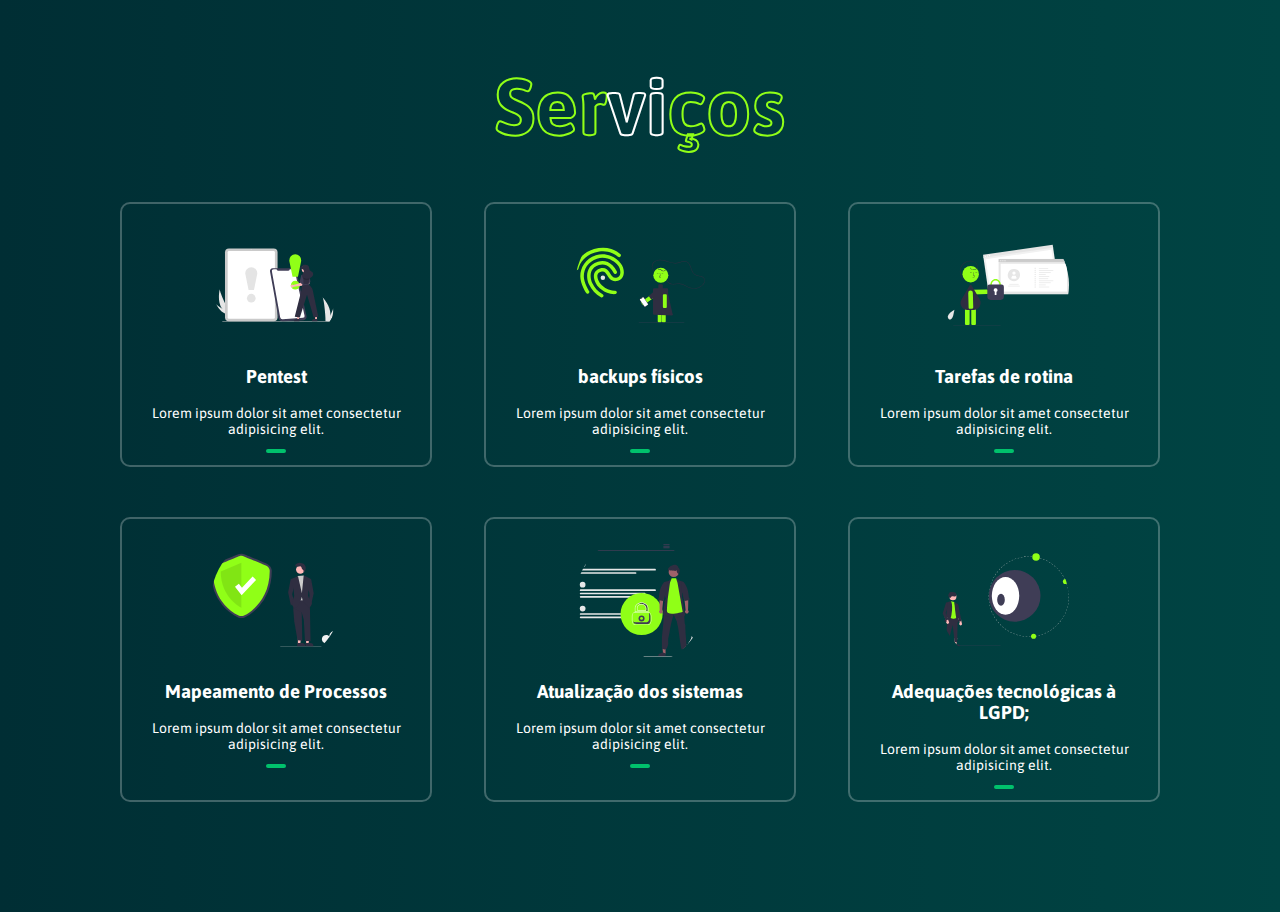
<file: Desafio-5/index.html>
<!DOCTYPE html>
<html lang="pt-BR">
<head>
    <meta charset="UTF-8">
    <meta http-equiv="X-UA-Compatible" content="IE=edge">
    <meta name="viewport" content="width=device-width, initial-scale=1.0">
    <title>Desafio-5</title>
    <link rel="stylesheet" href="estilo.css">
    <link rel="stylesheet" href="root.css">
</head>
<body>
    <main>
        <section id="c-principal">
            <h1><span>Ser</span>vi<span>ços</span></h1>
            <ul>
                <li>
                    <div class="icon"><img src="images/undraw_alert_re_j2op.svg" alt=""></div>
                    <h3>Pentest</h3>
                    <p>Lorem ipsum dolor sit amet consectetur adipisicing elit.</p>
                </li>
                <li>
                    <div class="icon"><img src="images/undraw_fingerprint_re_uf3f.svg" alt=""></div>
                    <h3>backups físicos</h3>
                    <p>Lorem ipsum dolor sit amet consectetur adipisicing elit.</p>
                </li>
                <li>
                    <div class="icon"><img src="images/undraw_safe_re_kiil.svg" alt=""></div>
                    <h3>Tarefas de rotina</h3>
                    <p>Lorem ipsum dolor sit amet consectetur adipisicing elit.</p>
                </li>
                <li>
                    <div class="icon"><img src="images/undraw_security_on_re_e491.svg" alt=""></div>
                    <h3>Mapeamento de Processos</h3>
                    <p>Lorem ipsum dolor sit amet consectetur adipisicing elit.</p>
                </li>
                <li>
                    <div class="icon"><img src="images/undraw_security_re_a2rk.svg" alt=""></div>
                    <h3>Atualização dos sistemas</h3>
                    <p>Lorem ipsum dolor sit amet consectetur adipisicing elit.</p>
                </li>
                <li>
                    <div class="icon"><img src="images/undraw_surveillance_re_8tkl.svg" alt=""></div>
                    <h3>Adequações tecnológicas à LGPD;</h3>
                    <p>Lorem ipsum dolor sit amet consectetur adipisicing elit.</p>
                </li>
            </ul>
        </section>
    </main>
</body>
</html>
</file>
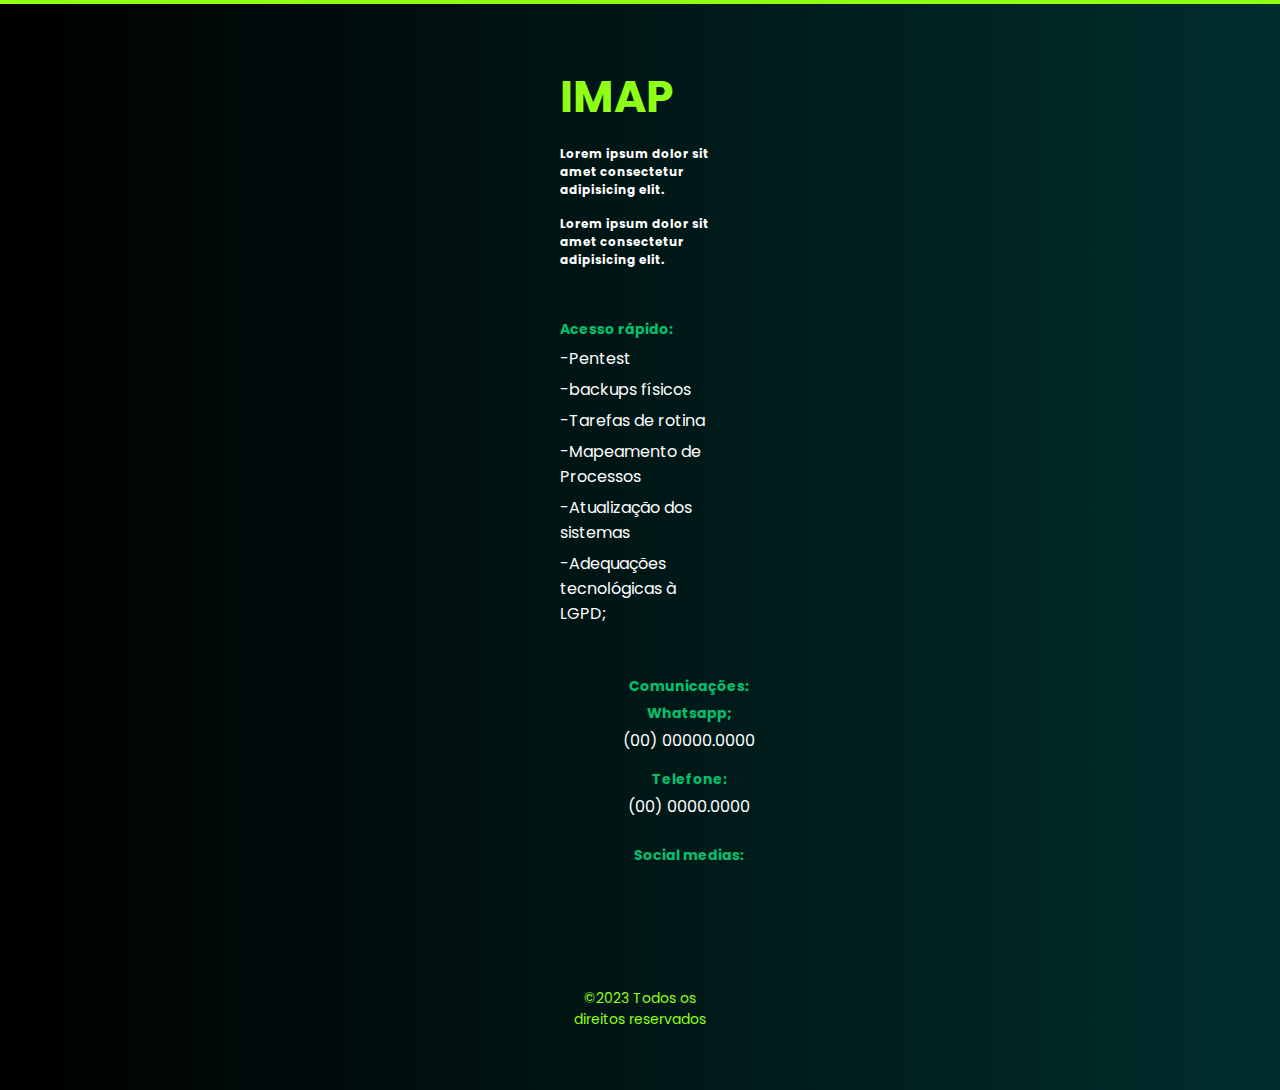
<file: Desafio-6/index.html>
<!DOCTYPE html>
<html lang="pt-BR">
<head>
    <meta charset="UTF-8">
    <meta http-equiv="X-UA-Compatible" content="IE=edge">
    <meta name="viewport" content="width=device-width, initial-scale=1.0">
    <title>Desafio-6</title>
    <link rel="stylesheet" href="root.css">
    <link rel="stylesheet" href="style.css">
    <link rel="stylesheet" href="https://cdnjs.cloudflare.com/ajax/libs/font-awesome/6.4.0/css/all.min.css" integrity="sha512-iecdLmaskl7CVkqkXNQ/ZH/XLlvWZOJyj7Yy7tcenmpD1ypASozpmT/E0iPtmFIB46ZmdtAc9eNBvH0H/ZpiBw==" crossorigin="anonymous" referrerpolicy="no-referrer" />
</head>
<body>
    <footer>
        <div id="logo">
            <h2>IMAP</h2>
            <p>Lorem ipsum dolor sit amet consectetur adipisicing elit.</p>
            <p>Lorem ipsum dolor sit amet consectetur adipisicing elit.</p>
        </div>
        <div id="fast-acs">
            <h5>Acesso rápido:</h5>
            <ul>
                <li><a href="#!">-Pentest</a></li>
                <li><a href="#!">-backups físicos</a></li>
                <li><a href="#!">-Tarefas de rotina</a></li>
                <li><a href="#!">-Mapeamento de Processos</a></li>
                <li><a href="#!">-Atualização dos sistemas</a></li>
                <li><a href="#!">-Adequações tecnológicas à LGPD;</a></li>
            </ul>
        </div>
        <div id="comunicações">
            <h5>Comunicações:</h5>
            <div class="zap">
                <h5>Whatsapp;</h5>
                <a href="#!"><p>(00) 00000.0000</p></a>
            </div>
            <div class="tel">
                <h5>Telefone:</h5>
                <a href="#!"><p>(00) 0000.0000</p></a>
            </div>
            <div class="social">
                <h5>Social medias:</h5>
                <ul>
                    <li>
                        <a href="#!"><i class="fa-brands fa-instagram"></i></a>
                    </li>
                    <li>
                        <a href="#!"><i class="fa-brands fa-youtube"></i></a>
                    </li>
                    <li>
                        <a href="#!"><i class="fa-brands fa-linkedin"></i></a>
                    </li>
                    <li>
                        <a href="#!"><i class="fa-brands fa-tiktok"></i></a>
                    </li>
                    <li>
                        <a href="#!"><i class="fa-brands fa-twitter"></i></a>
                    </li>
                </ul>
            </div>
        </div>
        <div class="copy"><p>&copy;2023 Todos os direitos reservados</p></div>
    </footer>
</body>
</html>
</file>
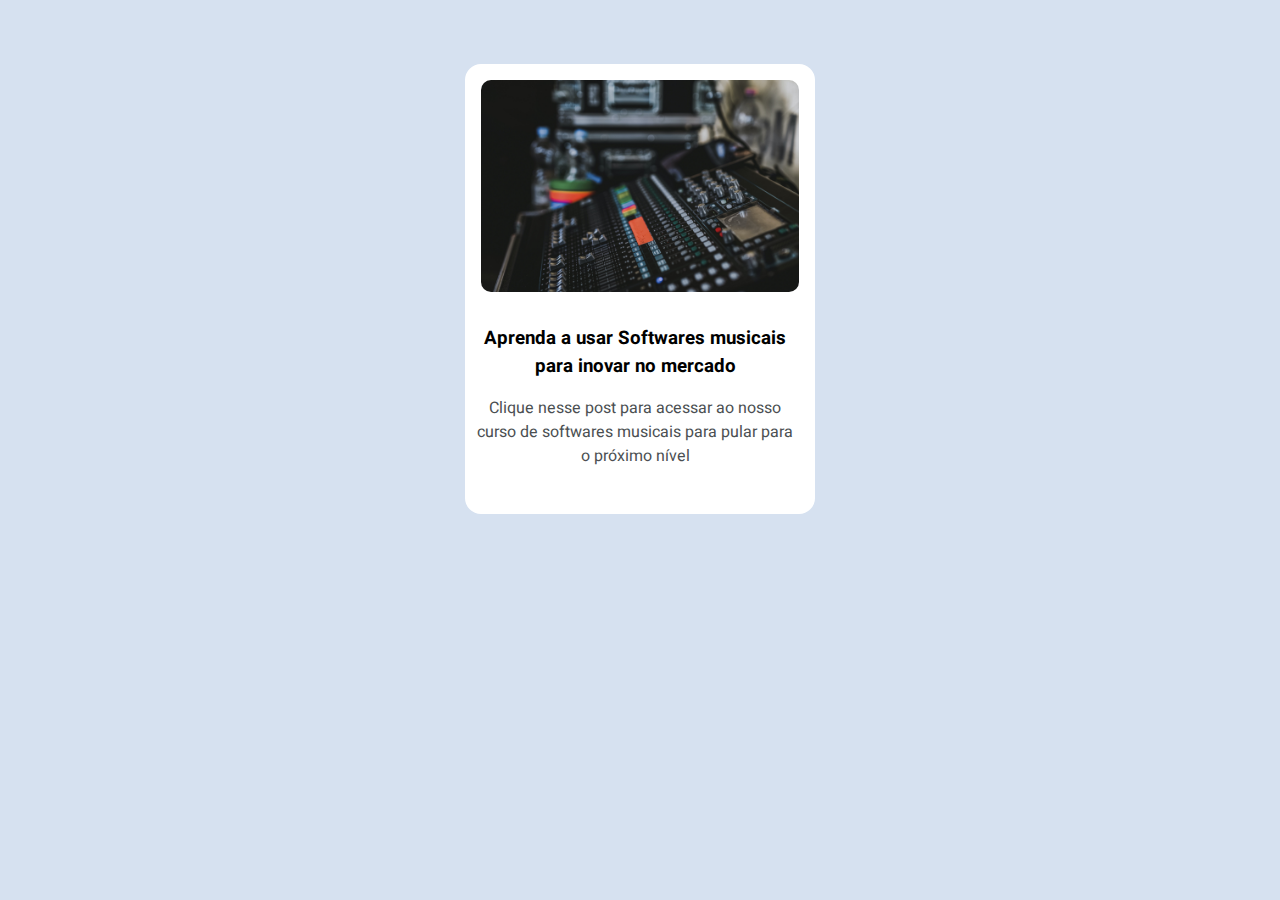
<file: Desafio-1/desafio-1.html>
<!DOCTYPE html>
<html lang="pt-BR">
<head>
    <meta charset="UTF-8">
    <meta http-equiv="X-UA-Compatible" content="IE=edge">
    <meta name="viewport" content="width=device-width, initial-scale=1.0">
    <link rel="stylesheet" href="style.css">
    <title>Treino-1</title>
</head>
<body>
    <div class="container-A">
        <div class="imagem">
            <img src="images/imagem-da-caixa.jpg" alt="mesa-de-som">
        </div>
        <div class="text">
            <h3>Aprenda a usar Softwares musicais para inovar no mercado</h3>
            <p>Clique nesse post para acessar ao nosso curso de softwares musicais para pular para o próximo nível</p>
        </div>
    </div>
</body>
</html>
</file>
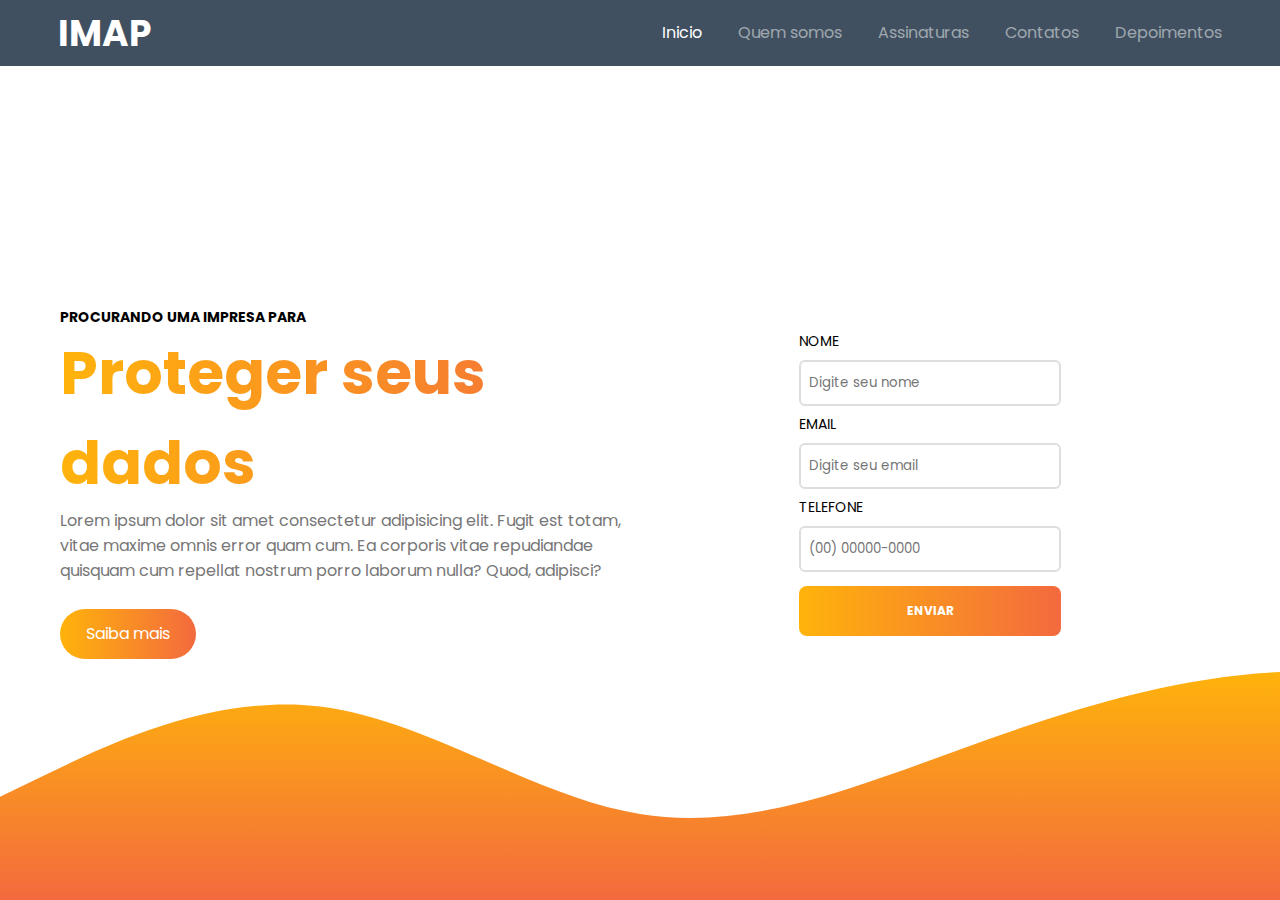
<file: Desafio-4/estrutura.html>
<!DOCTYPE html>
<html lang="pt-BR">
<head>
    <meta charset="UTF-8">
    <meta http-equiv="X-UA-Compatible" content="IE=edge">
    <meta name="viewport" content="width=device-width, initial-scale=1.0">
    <link rel="stylesheet" href="estilo.css">
    <title>Desafio-4</title>
</head>
<body>
    <header id="cabeçalho">
        <div class="logo">
            IMAP
        </div>
        <nav>
            <ul>
                <li><a class="ativo" href="#!">Inicio</a></li>
                <li><a href="#!">Quem somos</a></li>
                <li>
                    <a href="#!">Assinaturas</a>
                    <ul>
                        <li><a href="#!">Plano inicial</a></li>
                        <li><a href="#!">Premium</a></li>
                        <li><a href="#!">Definitivo</a></li>
                    </ul>
                </li>
                <li><a href="#!">Contatos</a></li>
                <li><a href="#!">Depoimentos</a></li>
            </ul>
        </nav>
    </header>
    
    <section id="banner">
        <div class="container">
            <div class="item">
                <h6>Procurando uma impresa para</h6>
                <h1>Proteger seus dados</h1>
                <p>Lorem ipsum dolor sit amet consectetur adipisicing elit. Fugit est totam, vitae maxime omnis error quam cum. Ea corporis vitae repudiandae quisquam cum repellat nostrum porro laborum nulla? Quod, adipisci?</p>
                <a href="#!">Saiba mais</a>
            </div>
            <div class="item">
                <div class="bg-form">
                    <form>
                        <label for="nome">Nome</label>
                        <input type="text" id="nome" placeholder="Digite seu nome">
                        <label for="email">Email</label>
                        <input type="email" id="email" placeholder="Digite seu email">
                        <label for="telefone">Telefone</label>
                        <input type="text" id="telefone" placeholder="(00) 00000-0000">
                        <button><span>enviar</span></button>
                    </form>
                </div>
            </div>
        </div>
    </section>
</body>
</html>
</file>
<file: Desafio-5/estilo.css>
@import url('https://fonts.googleapis.com/css2?family=Asap:wght@400;500;700&display=swap');
*{
    margin: 0;
    padding: 0;
    border: 0;
    box-sizing: border-box;
    list-style: none;
    text-decoration: none;
    font-family: 'Asap', sans-serif;
}

body{
    background-image: linear-gradient(to right, var(--backg-color), var(--shadow-color2));
    height: 100vh;
}

#c-principal{
    padding: 60px 120px;
}

#c-principal h1 span{
    color: transparent;
    text-align: center;
    font-size: 80px;
    -webkit-text-stroke-color: var(--title-color);
    -webkit-text-stroke-width: 2px;
    margin-bottom: 50px;
}

#c-principal h1{
    color: transparent;
    text-align: center;
    font-size: 80px;
    -webkit-text-stroke-color: var(--default-color);
    -webkit-text-stroke-width: 2px;
    margin-bottom: 50px;
}

#c-principal ul{
    display: flex;
    justify-content: space-between;
    flex-wrap: wrap;
    width: 100%;
    height: 650px;
}

#c-principal ul li{
    width: 30%;
    margin-bottom: 50px;
    padding: 16px;
    border: 2px solid #FFFFFF40;
    transition-duration: 300ms;
    position: relative;
    border-radius: 10px;
}

#c-principal ul li .icon{
    display: flex;
    align-items: center;
    margin: 0 auto 16px;
    width: 130px;
    height: 130px;
    border-radius: 100%;
    overflow: hidden;
    position: relative;
}

#c-principal ul li .icon img{
    display: block;
    width: 100%;
    height: 100%;
}

#c-principal ul li h3{
    text-align: center;
    margin-bottom: 18px;
    color: #FFFFFF;
    position: relative;
}

#c-principal ul li p{
    text-align: center;
    color: #FFFFFF;
    font-size: 14px;
    position: relative;
}

#c-principal ul li:hover{
    box-shadow: 10px 10px 15px #00755c, -10px -10px 15px #FFFFFF50;
    position: relative;
}

#c-principal ul li:hover .icon{
    transform: rotateY(360deg);
    transition-duration: 400ms;
    position: relative;
}

#c-principal ul li:hover .icon::after{
    content: "";
    width: 100%;
    height: 100%;
    background-image: linear-gradient(transparent 50%, #FFFFFF80);
    position: absolute;
    top: 0;
    left: 0;
    transition-duration: 400ms;
}

#c-principal ul li p::after{
    content: "";
    width: 20px;
    height: 4px;
    border-radius: 2px;
    background-color: var(--floreio-color);
    position: absolute;
    top: calc(100% + 6px);
    left: 50%;
    transform: translateX(-50%);
    transition: 300ms;
    margin-top: 6px;
}

#c-principal ul li:hover p::after{
    width: 80%;
}
</file>
<file: Desafio-5/root.css>
:root{
    --title-color: #90ff17;
    --backg-color: #002e34;
    --shadow-color1: #00755c;
    --shadow-color2: #004443;
    --floreio-color: #00c16c;
    --default-color: #FFFFFF;
}
</file>
<file: Desafio-6/root.css>
:root{
    --title-color: #90ff17;
    --backg-color: #000000;
    --shadow-color1: #00755c;
    --shadow-color2: #004443;
    --floreio-color: #00c16c;
    --default-color: #FFFFFF;
}
</file>
<file: Desafio-6/style.css>
@import url('https://fonts.googleapis.com/css2?family=Asap:wght@400;500;700&family=Poppins:wght@300;400;600&display=swap');
*{
    margin: 0;
    padding: 0;
    border: 0;
    text-decoration: none;
    list-style: none;
    box-sizing: border-box;
    font-family: 'Poppins', sans-serif;
}
/* ---------------------FOOTER----------------- */
footer{
    display: flex;
    padding: 60px 560px;
    flex-wrap: wrap;
    gap: 50px;
    background-image: linear-gradient(90deg, #000000, #002e2d);
    border-top: 4px solid var(--title-color);
}

footer > div{
    flex: 1;
}
/* --------------------------LOGO--------------------- */
#logo h2{
    font-size: 44px;
    color: var(--title-color);
}

#logo p{
    font-size: 12px;
    padding-top: 16px;
    font-weight: bold;
    color: var(--default-color);
}
/* ---------------------------fast-acs----------------- */
#fast-acs h5{
    color: var(--floreio-color);
    font-size: 14px;
}

#fast-acs li{
    margin-top: 6px;
}

#fast-acs li a{
    color: var(--default-color);
    display: block;
    transition-duration: 300ms;
    position: relative;
    border-radius: 6px;
}

#fast-acs li a:hover{
    background-color: #FFFFFF40;
    transform: translateX(2%);
    padding-left: 4px;
}
/* ---------------------------COMUNICAÇÕES------------ */
#comunicações h5{
    font-size: 14px;
    color: var(--floreio-color);
    text-align: center;
}

#comunicações a{
    font-size: 16px;
    text-align: center;
}

#comunicações .zap{
    margin-top: 6px;
}

#comunicações .zap p{
    margin-top: 4px;
    color: var(--default-color);
    transition-duration: 200ms;
    border-radius: 6px;
}

#comunicações .zap p:hover{
    background-color: #FFFFFF40;
    font-size: 18px;
}

#comunicações .tel{
    margin-top: 16px;
}

#comunicações .tel p{
    margin-top: 4px;
    color: var(--default-color);
    border-radius: 6px;
    transition-duration: 200ms;
}

#comunicações .tel p:hover{
    background-color: #FFFFFF40;
    font-size: 18px;
}

#comunicações .social{
    margin-top: 26px;
}

#comunicações .social ul{
    display: flex;
    justify-content: center;
    align-items: center;
    gap: 2px;
}

#comunicações .social ul li{
    margin-top: 22px;
}

#comunicações .social ul li a{
    width: 50px;
    height: 50px;
    line-height: 50px;
    font-size: 28px;
    text-align: center;
    display: block;
    color: var(--default-color);
    border-radius: 4px;
    position: relative;
    transition-duration: 200ms;
    transform-origin: right;
}

#comunicações .social ul li a:hover{
    background-image: linear-gradient(90deg, #cbf704b7, #8fff17a6);
    font-size: 32px;
}
/* -----------------------COPY--------------------- */
.copy{
    width: 100%;
    flex: initial;
    text-align: center;
}

.copy p{
    color: var(--title-color);
    font-size: 14px;
}
</file>
<file: Desafio-1/style.css>
@import url('https://fonts.googleapis.com/css2?family=Barlow:wght@300&family=Heebo&display=swap');
/* font-family: 'Barlow', sans-serif; */
/* font-family: 'Heebo', sans-serif; */
*{
    margin: 0;
    padding: 0;
    box-sizing: border-box;
}
body{
    background-color: #D6E1F0;
    margin-top: 5%;
}
/* CONTAINER PRINCIPAL */
.container-A{
    flex-wrap: wrap;
    width: 350px;
    height: 450px;
    margin: 0 auto;
    border-radius: 16px;
    background-color: #ffffff;
}
/* ELEMENTOS DO CONTAINER */
.imagem{
    padding: 16px;
}
img{
    width: 100%;
    height: 40%;
    border-radius: 10px;
}
/* CONTEUDO DE TEXTO */
.text{
    width: 326px;
    height: 200px;
    margin-left: 2%;
    font-family: 'Heebo', sans-serif;
    flex-wrap: wrap;
    text-align: center;
}
h3{
    padding-top: 12px;
}
p{
    padding-top: 16px;
    color: #4B4F52;
}
</file>
<file: Desafio-4/estilo.css>
@import url('https://fonts.googleapis.com/css2?family=Poppins:wght@400;700&display=swap');
*{
    margin: 0;
    padding: 0;
    border: 0;
    text-decoration: none;
    list-style: none;
    box-sizing: border-box;
    font-family: 'Poppins', sans-serif;
}
header{
    background-color: #405060;
    padding: 0 58px;
    display: flex;
    justify-content: space-between;
    align-items: center;
}

header .logo{
    font-size: 36px;
    color: #FFFFFF;
    font-weight: bold;
}

header nav ul{
    display: flex;
    gap: 36px;
}

header nav ul ul{
    opacity: 0;
    visibility: hidden;
    transition-duration: 300ms;
    position: absolute;
    background-color: #405060;
    width: 250px;
    flex-direction: column;
    gap: 0;
}

header nav ul li:hover ul{
    opacity: 1;
    visibility: visible;
}

header nav a{
    display: block;
    line-height: 46px;
    color: #FFFFFF80;
    margin: 10px 0;
    transition-duration: 300ms;
}

header nav a:hover,
header nav a.ativo{
    color: #FFFFFF;
}

header nav ul ul a{
    line-height: 36px;
    margin: 0;
    padding-left: 26px;
    border-left: 8px solid transparent;
}

header nav ul ul a:hover{
    border-color: #fbd913;
}

#banner{
    background-image: url(wave\ \(1\).svg);
    background-repeat: no-repeat;
    background-position: bottom;
}

#banner .container{
    height: calc(100vh - 66px);
    display: flex;
    align-items: center;
    padding: 0 60px;
}

#banner .item{
    flex: 1;
}

#banner h6{
    font-size: 14px;
    text-transform: uppercase;
}

#banner h1{
    font-size: 60px;
    background-image: linear-gradient(90deg, #FFB30B, #F36A3E);
    color: transparent;
    -webkit-background-clip: text;
}

#banner p{
    color: #777777;
}

#banner a{
    display: inline-block;
    line-height: 50px;
    color: #FFFFFF;
    padding: 0 26px;
    border-radius: 25px;
    background-image: linear-gradient(90deg, #FFB30B, #F36A3E);
    margin-top: 26px;
    transition-duration: 300ms;
}

#banner a:hover{
    transform: translateY(2px);
    box-shadow: 0 10px 50px #00000026;
}

#banner .bg-form{
    width: 300px;
    margin: 0 auto;
    background-image: linear-gradient(180deg,#FFB30B, #F36A3E transparent 70%);
    border-radius: 10px;
    padding: 3px;
}

#banner form{
    background-color: #FFFFFF;
    padding: 16px;
    border-radius: 8px;
}

#banner label{
    display: block;
    margin-bottom: 8px;
    text-transform: uppercase;
    font-size: 14px;
}

#banner input{
    border: 2px solid #dedede;
    width: 100%;
    height: 46px;
    margin-bottom: 8px;
    padding: 0 8px;
    border-radius: 6px;
}

#banner button{
    background-image: linear-gradient(90deg, #FFB30B, #F36A3E);
    line-height: 50px;
    width: 100%;
    border-radius: 8px;
    margin-top: 6px;
    text-align: center;
    font-size: 12px;
    color: #FFFFFF;
    text-transform: uppercase;
    font-weight: bold;
    transition-duration: 300ms;
    cursor: pointer;
}

#banner button:hover{
    background-image: linear-gradient(90deg, #F36A3E, #FFB30B, #F36A3E);
    color: #000000;
    transform: translateY(2px);
    box-shadow: 0 10px 50px #00000026;
}
</file>
